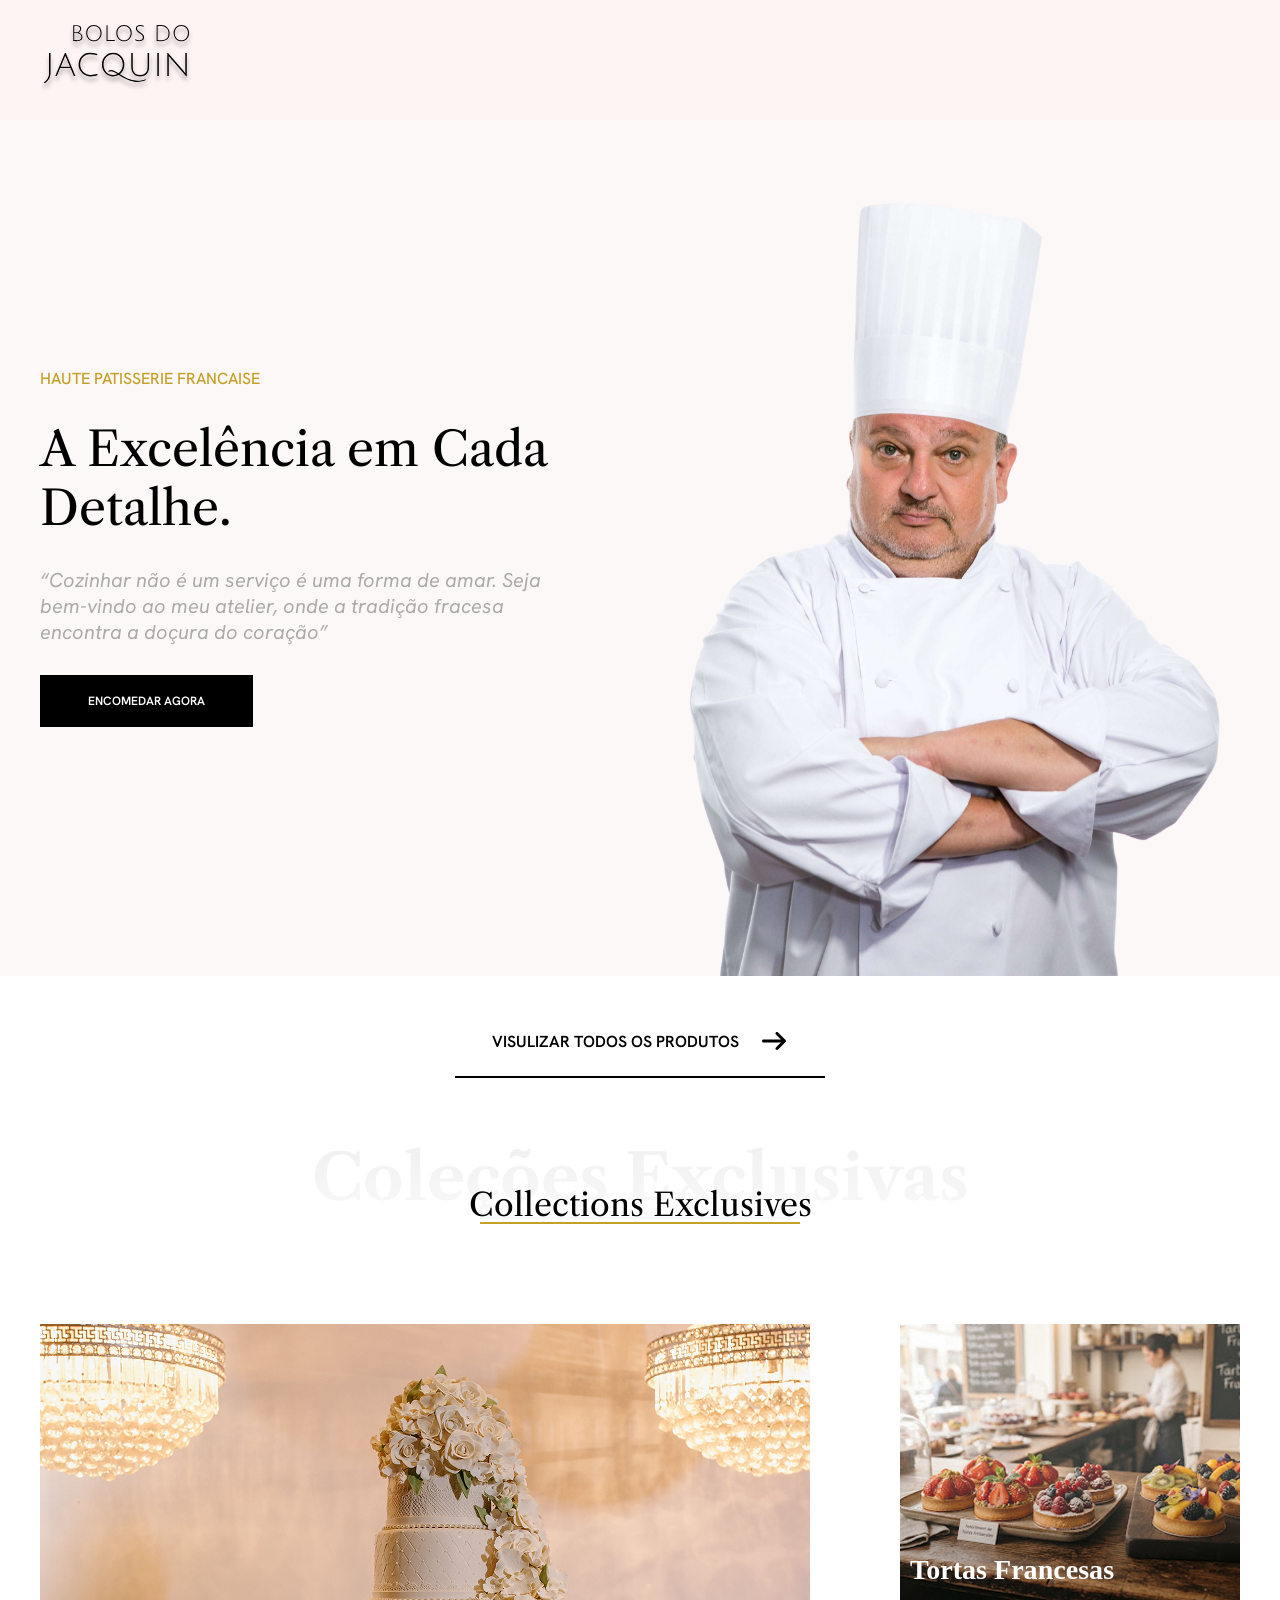
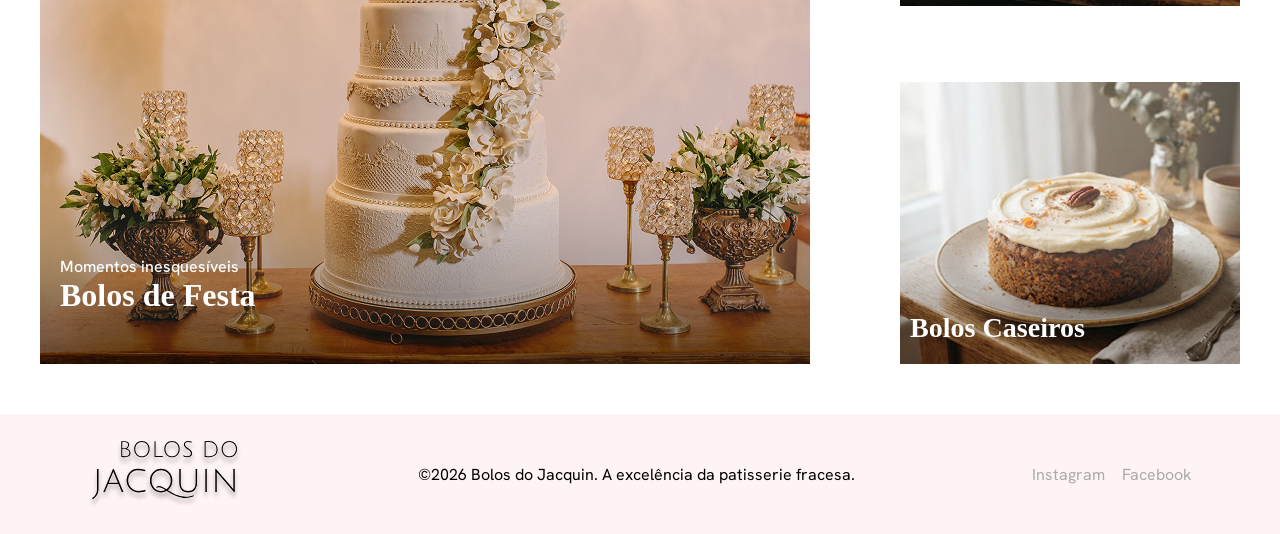
<file: Home/index.html>
<!DOCTYPE html>
<html lang="pt-br">

<head>
    <meta charset="UTF-8">
    <meta name="viewport" content="width=device-width, initial-scale=1.0">
    <title>Bolos do Jacquin - Home</title>
    <link rel="stylesheet" href="style.css">
    <link rel="preconnect" href="https://fonts.googleapis.com">
    <link rel="preconnect" href="https://fonts.gstatic.com" crossorigin>
    <link
        href="https://fonts.googleapis.com/css2?family=Hanken+Grotesk:ital,wght@0,100..900;1,100..900&family=Libre+Caslon+Text:ital,wght@0,400;0,700;1,400&display=swap"
        rel="stylesheet">
</head>

<body>
    <header class="home_cabecalho">     
        <div class="home_container">
            <img src="../Img/Logo.svg" alt="Logo escrita Bolos do Jacquin">
        </div>
    </header>

    <main>  
        <h1>Página inicial bolos do jacquin</h1>
        <section class="home_banner">
            <div class="home_container banner_container">
                <div class="box_text_banner">
                    <span class="linha1">haute patisserie francaise</span><br>
                    <span class="linha2">A Excelência em Cada Detalhe.</span>
                    <p class="linha3">“Cozinhar não é um serviço é uma forma de amar. Seja bem-vindo ao meu atelier, onde a tradição
                        fracesa encontra a doçura do coração”</p>
                    <a class="linha4" href="">encomedar agora</a>
                </div>
                <img src="../Img/Érick.png"
                    alt="Um homem vestindo uma roupa branca e um chapéu dólmã, com os braços cruzados, chamado Érick Jacquin.">
            </div>
        </section>
        <section class="home_container home_produtos">
            <div class="link_produtos">
                <div>
                    <a href="">VISULIZAR TODOS OS PRODUTOS</a>
                    <svg xmlns="http://www.w3.org/2000/svg" viewBox="0 0 640 640"><!--!Font Awesome Free 7.3.1 by @fontawesome - https://fontawesome.com License - https://fontawesome.com/license/free Copyright 2026 Fonticons, Inc.--><path d="M566.6 342.6C579.1 330.1 579.1 309.8 566.6 297.3L406.6 137.3C394.1 124.8 373.8 124.8 361.3 137.3C348.8 149.8 348.8 170.1 361.3 182.6L466.7 288L96 288C78.3 288 64 302.3 64 320C64 337.7 78.3 352 96 352L466.7 352L361.3 457.4C348.8 469.9 348.8 490.2 361.3 502.7C373.8 515.2 394.1 515.2 406.6 502.7L566.6 342.7z"/></svg>
                </div>
                <hr>
            </div>
            
            <div class="home_subtitulo">
                <h2>Coleções Exclusivas</h2>
                <span>Collections Exclusives</span>
                <hr>
            </div>

            <div  class="colecoes_exclusivas">
                <a href="">
             <div class="img_bolos_e_festa">
                    <span>Momentos inesquesíveis</span>
                    <h3>Bolos de Festa</h3>
             </div>
                </a>

                <div class="img_colunas_categorias">
                <a href="">
                <div class="img_colunas_categorias1">
                    <h3>Tortas Francesas</h3>
                </div>
                </a>
                <div>
                <a href="">
                <div class="img_colunas_categorias2">
                    <h3>Bolos Caseiros</h3>
                </div>
                </a>
                </div>
            </div>
        </section>
    </main>
    <footer>
        <div>
            <img src="../Img/Logo.svg" alt="">
            <span>©2026 Bolos do Jacquin. A excelência da patisserie fracesa.</span>
            <nav>
                <a href="">Instagram</a>
                <a href="">Facebook</a>
            </nav>
        </div>
    </footer>

</body>

</html>
</file>
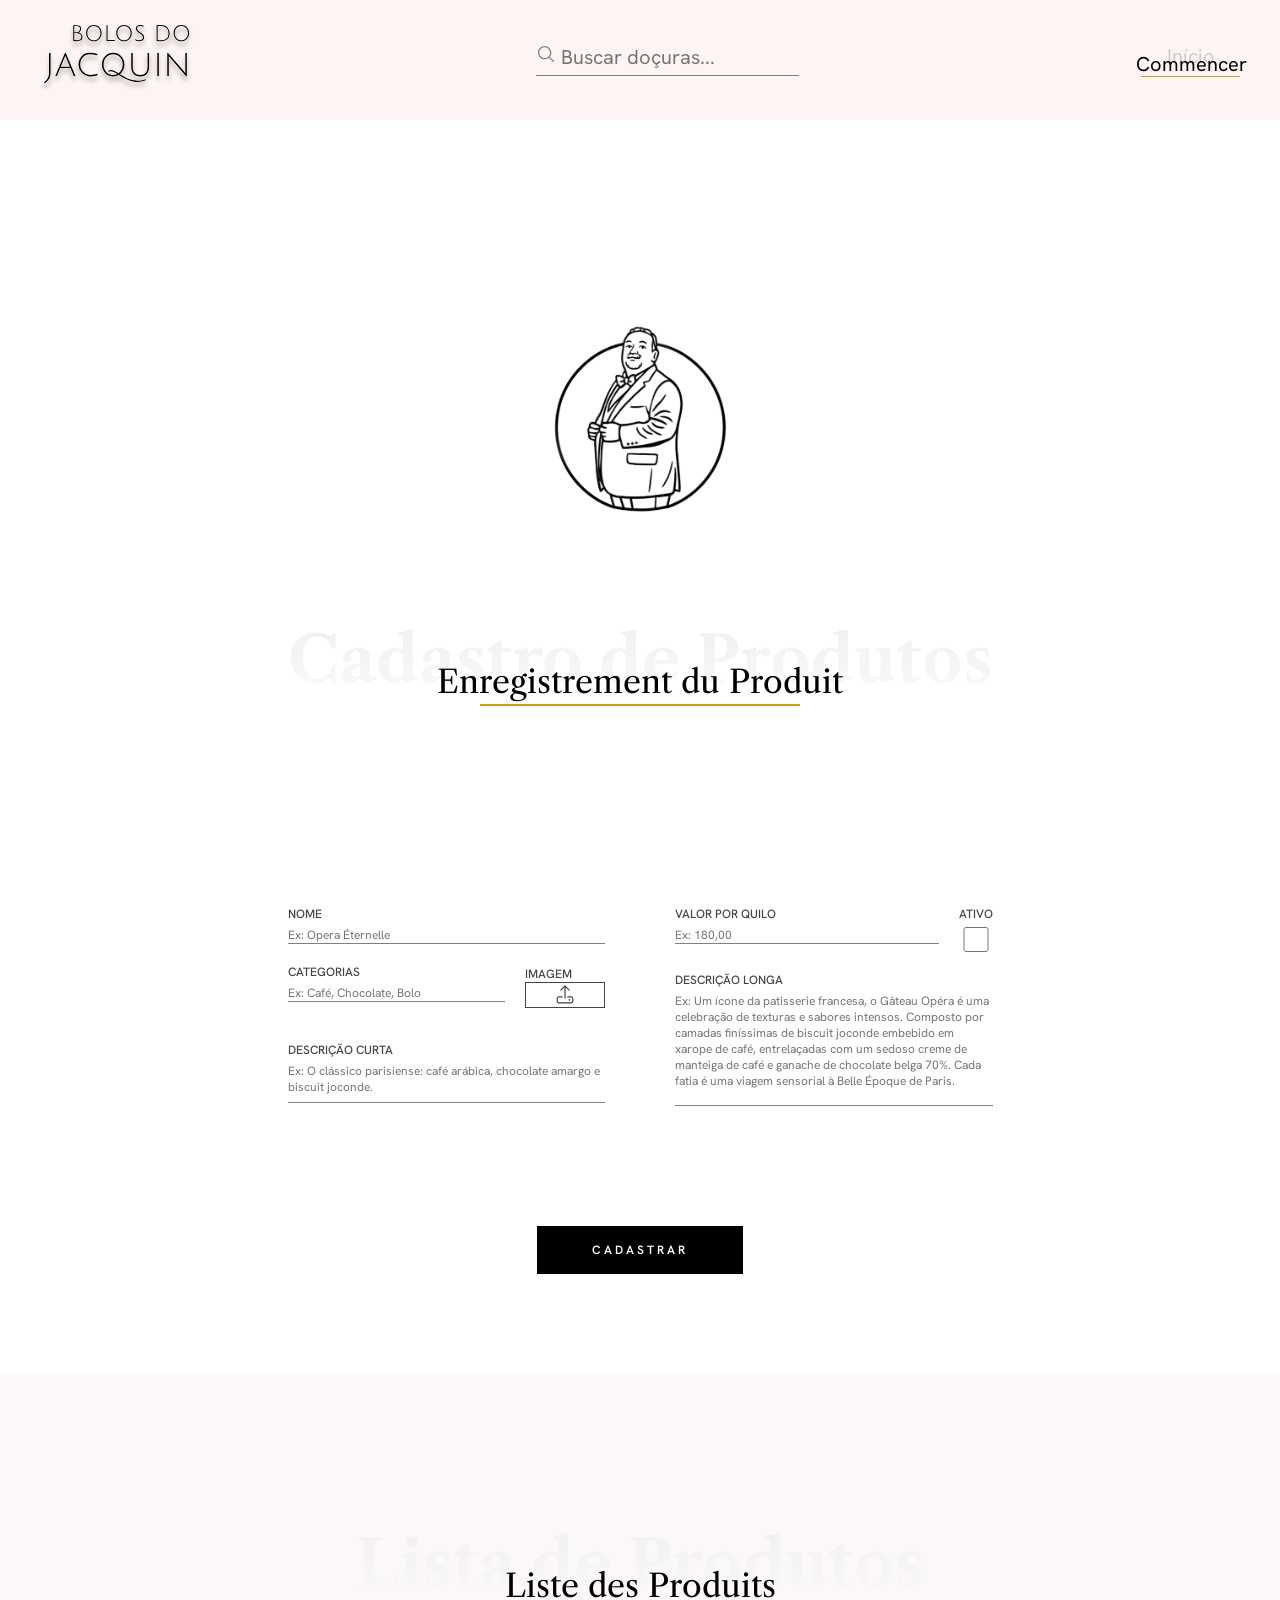
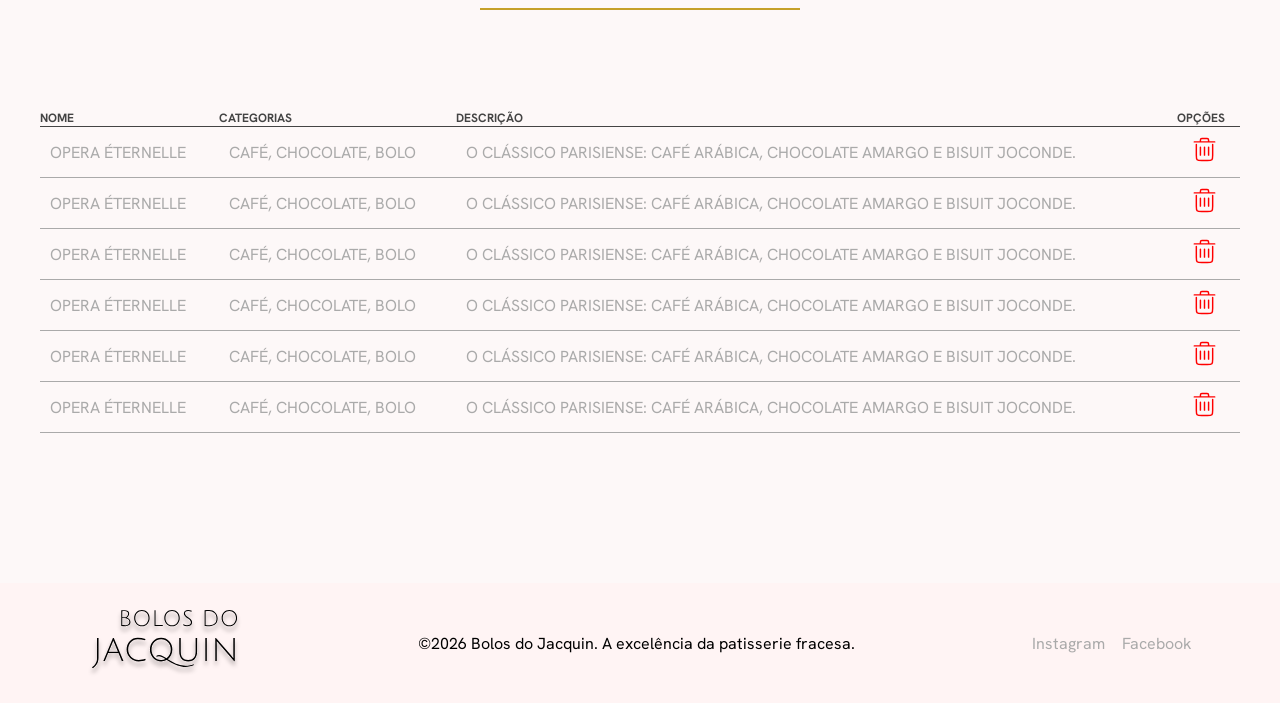
<file: Página cadastro/index.html>
<!DOCTYPE html>
<html lang="pt-br">

<head>
    <meta charset="UTF-8">
    <meta name="viewport" content="width=device-width, initial-scale=1.0">
    <title>Bolos do Jacquin - Página de cadastro</title>
    <link rel="stylesheet" href="style.css">
    <link rel="preconnect" href="https://fonts.googleapis.com">
    <link rel="preconnect" href="https://fonts.gstatic.com" crossorigin>
    <link
        href="https://fonts.googleapis.com/css2?family=Hanken+Grotesk:ital,wght@0,100..900;1,100..900&family=Libre+Caslon+Text:ital,wght@0,400;0,700;1,400&display=swap"
        rel="stylesheet">
</head>

<body>
    <header class="pagina_cadastro">
        <div class="container_cadastro">
            <div class="logo">
                <img src="../Img/Logo.svg" alt="Logo do Bolos do Jacquin">
            </div>

            <div class="pesquisa">
                <svg xmlns="http://www.w3.org/2000/svg" x="0px" y="0px" viewBox="0 0 30 30">
                    <path
                        d="M 13 3 C 7.4889971 3 3 7.4889971 3 13 C 3 18.511003 7.4889971 23 13 23 C 15.396508 23 17.597385 22.148986 19.322266 20.736328 L 25.292969 26.707031 A 1.0001 1.0001 0 1 0 26.707031 25.292969 L 20.736328 19.322266 C 22.148986 17.597385 23 15.396508 23 13 C 23 7.4889971 18.511003 3 13 3 z M 13 5 C 17.430123 5 21 8.5698774 21 13 C 21 17.430123 17.430123 21 13 21 C 8.5698774 21 5 17.430123 5 13 C 5 8.5698774 8.5698774 5 13 5 z">
                    </path>
                </svg>
                <input type="text" placeholder="Buscar doçuras...">
            </div>

            <a class="pesquisa_inicio" href="">
                Início
                <span>Commencer</span>
                <hr>
            </a>

            <button>
                <svg xmlns="http://www.w3.org/2000/svg"
                    viewBox="0 0 640 640"><!--! Font Awesome Pro 7.3.1 by @fontawesome - https://fontawesome.com License - https://fontawesome.com/license (Commercial License) Copyright 2026 Fonticons, Inc. -->
                    <path fill="currentColor"
                        d="M360 128L116.3 320L544 320C544 192 432 128 360 128zM64 336C64 326.2 68.5 316.9 76.2 310.9L340.2 102.9C345.8 98.5 352.8 96 360 96C404.3 96 457.6 115.2 499.9 151.8C543.1 189.2 576 245.7 576 320L576 480C576 515.3 547.3 544 512 544L128 544C92.7 544 64 515.3 64 480L64 336zM96 416L544 416L544 352L96 352L96 416zM96 448L96 480C96 497.7 110.3 512 128 512L512 512C529.7 512 544 497.7 544 480L544 448L96 448z" />
                </svg>
            </button>
        </div>
    </header>

    <main>
        <h1>Página administrativa -Bolos dos Jacquin</h1>
        <section class="cadastro_produtos cad_container">
            <div class="cadastro">
                <div class="imagem_jacquin cad_container">
                    <img src="../Img/Logo Bolos do Jacquin.png  " alt="">
                    <div class="box_texto">
                        <h2>Cadastro de Produtos</h2>
                        <span>Enregistrement du Produit</span>
                        <hr>
                    </div>
                </div>

                <form action="">
                    <div class="inputs_forms">

                        <div class="form_coluna1">
                            <div class="linha_form lf_coluna">
                                <label for="Text">NOME</label>
                                <input placeholder="Ex: Opera Éternelle" type="text" name="" id="">
                            </div>

                            <div class="linha_form lf_linha">

                                <div class="input_cat lf_coluna">
                                    <label for="Text">CATEGORIAS</label>
                                    <input placeholder="Ex: Café, Chocolate, Bolo" type="text" name="" id="">
                                </div>

                                <div class="input_img lf">
                                    <span class="span_imagem">IMAGEM</span>
                                    <label for="img">
                                        <svg xmlns="http://www.w3.org/2000/svg"
                                            viewBox="0 0 640 640"><!--! Font Awesome Pro 7.3.1 by @fontawesome - https://fontawesome.com License - https://fontawesome.com/license (Commercial License) Copyright 2026 Fonticons, Inc. -->
                                            <path fill="currentColor"
                                                d="M336 118.6L336 400C336 408.8 328.8 416 320 416C311.2 416 304 408.8 304 400L304 118.6L219.3 203.3C213.1 209.5 202.9 209.5 196.7 203.3C190.5 197.1 190.5 186.9 196.7 180.7L308.7 68.7C314.9 62.5 325.1 62.5 331.3 68.7L443.3 180.7C449.5 186.9 449.5 197.1 443.3 203.3C437.1 209.5 426.9 209.5 420.7 203.3L336 118.6zM256 384L160 384C142.3 384 128 398.3 128 416L128 480C128 497.7 142.3 512 160 512L480 512C497.7 512 512 497.7 512 480L512 416C512 398.3 497.7 384 480 384L384 384L384 352L480 352C515.3 352 544 380.7 544 416L544 480C544 515.3 515.3 544 480 544L160 544C124.7 544 96 515.3 96 480L96 416C96 380.7 124.7 352 160 352L256 352L256 384zM416 448C416 434.7 426.7 424 440 424C453.3 424 464 434.7 464 448C464 461.3 453.3 472 440 472C426.7 472 416 461.3 416 448z" />
                                        </svg>
                                    </label>
                                    <input type="file" name="img" id="img">
                                </div>
                            </div>

                            <div class="linha_form2 lf_coluna">
                                <label for="Text">DESCRIÇÃO CURTA</label>
                                <textarea
                                    placeholder="Ex: O clássico parisiense: café arábica, chocolate amargo e biscuit joconde."
                                    id="" cols="30"></textarea>
                            </div>

                        </div>

                        <div class="form_coluna2">
                            <div class="linha_form3 lf_linha">

                                <div class="input_valor lf_coluna">
                                    <label for="">VALOR POR QUILO</label>
                                    <input placeholder="Ex: 180,00" id="" type="text" name="" id="">

                                </div>
                                <div class="input_ativo lf_coluna">
                                    <label for="">ATIVO</label>
                                    <input type="checkbox" name="" id="">
                                </div>
                            </div>

                            <div class="linha_form4">
                                <div class="linha_form4 lf_coluna">
                                    <label for="Text">DESCRIÇÃO LONGA</label>
                                    <textarea
                                        placeholder="Ex: Um ícone da patisserie francesa, o Gâteau Opéra é uma celebração de texturas e sabores intensos. Composto por camadas finíssimas de biscuit joconde embebido em xarope de café, entrelaçadas com um sedoso creme de manteiga de café e ganache de chocolate belga 70%. Cada fatia é uma viagem sensorial à Belle Époque de Paris."
                                        id="" rows="0"></textarea>
                                </div>
                            </div>

                        </div>
                    </div>
                    <input class="input_cadastro" type="button" value="CADASTRAR">
                </form>
            </div>
        </section>
        <section class="list_produtos">
            <div class="container list_container">
                <div class="box_texto">
                    <h2>Lista de Produtos</h2>
                    <span>Liste des Produits</span>
                    <hr>
                </div>

                <table>
                    <thead>
                        <tr>
                            <th>NOME</th>
                            <th>CATEGORIAS</th>
                            <th>DESCRIÇÃO</th>
                            <th>OPÇÕES</th>
                        </tr>
                    </thead>
                    <tbody>
                        <tr>
                            <td data-cell="NOME">OPERA ÉTERNELLE</td>
                            <td data-cell="CATEGORIAS">Café, chocolate, Bolo</td>
                            <td data-cell="DESCRIÇÃO">O clássico parisiense: café arábica, chocolate amargo e bisuit joconde.</td>
                            <td data-cell="OPÇÕES">
                                <?xml version="1.0" encoding="utf-8"?><!-- Uploaded to: SVG Repo, www.svgrepo.com, Generator: SVG Repo Mixer Tools -->
                                <svg viewBox="0 0 24 24" fill="none"
                                    xmlns="http://www.w3.org/2000/svg">
                                    <path
                                        d="M5 6.77273H9.2M19 6.77273H14.8M9.2 6.77273V5.5C9.2 4.94772 9.64772 4.5 10.2 4.5H13.8C14.3523 4.5 14.8 4.94772 14.8 5.5V6.77273M9.2 6.77273H14.8M6.4 8.59091V15.8636C6.4 17.5778 6.4 18.4349 6.94673 18.9675C7.49347 19.5 8.37342 19.5 10.1333 19.5H13.8667C15.6266 19.5 16.5065 19.5 17.0533 18.9675C17.6 18.4349 17.6 17.5778 17.6 15.8636V8.59091M9.2 10.4091V15.8636M12 10.4091V15.8636M14.8 10.4091V15.8636"
                                        stroke="#FF0000" stroke-linecap="round" stroke-linejoin="round" />
                                </svg>
                            </td>
                        </tr>
                        <tr>
                            <td data-cell="NOME">OPERA ÉTERNELLE</td>
                            <td data-cell="CATEGORIAS">Café, chocolate, Bolo</td>
                            <td data-cell="DESCRIÇÃO">O clássico parisiense: café arábica, chocolate amargo e bisuit joconde.</td>
                            <td data-cell="OPÇÕES">
                                <?xml version="1.0" encoding="utf-8"?><!-- Uploaded to: SVG Repo, www.svgrepo.com, Generator: SVG Repo Mixer Tools -->
                                <svg viewBox="0 0 24 24" fill="none"
                                    xmlns="http://www.w3.org/2000/svg">
                                    <path
                                        d="M5 6.77273H9.2M19 6.77273H14.8M9.2 6.77273V5.5C9.2 4.94772 9.64772 4.5 10.2 4.5H13.8C14.3523 4.5 14.8 4.94772 14.8 5.5V6.77273M9.2 6.77273H14.8M6.4 8.59091V15.8636C6.4 17.5778 6.4 18.4349 6.94673 18.9675C7.49347 19.5 8.37342 19.5 10.1333 19.5H13.8667C15.6266 19.5 16.5065 19.5 17.0533 18.9675C17.6 18.4349 17.6 17.5778 17.6 15.8636V8.59091M9.2 10.4091V15.8636M12 10.4091V15.8636M14.8 10.4091V15.8636"
                                        stroke="#FF0000" stroke-linecap="round" stroke-linejoin="round" />
                                </svg>
                            </td>
                        </tr>
                        <tr>
                            <td data-cell="NOME">OPERA ÉTERNELLE</td>
                            <td data-cell="CATEGORIAS">Café, chocolate, Bolo</td>
                            <td data-cell="DESCRIÇÃO">O clássico parisiense: café arábica, chocolate amargo e bisuit joconde.</td>
                            <td data-cell="OPÇÕES">
                                <?xml version="1.0" encoding="utf-8"?><!-- Uploaded to: SVG Repo, www.svgrepo.com, Generator: SVG Repo Mixer Tools -->
                                <svg viewBox="0 0 24 24" fill="none"
                                    xmlns="http://www.w3.org/2000/svg">
                                    <path
                                        d="M5 6.77273H9.2M19 6.77273H14.8M9.2 6.77273V5.5C9.2 4.94772 9.64772 4.5 10.2 4.5H13.8C14.3523 4.5 14.8 4.94772 14.8 5.5V6.77273M9.2 6.77273H14.8M6.4 8.59091V15.8636C6.4 17.5778 6.4 18.4349 6.94673 18.9675C7.49347 19.5 8.37342 19.5 10.1333 19.5H13.8667C15.6266 19.5 16.5065 19.5 17.0533 18.9675C17.6 18.4349 17.6 17.5778 17.6 15.8636V8.59091M9.2 10.4091V15.8636M12 10.4091V15.8636M14.8 10.4091V15.8636"
                                        stroke="#FF0000" stroke-linecap="round" stroke-linejoin="round" />
                                </svg>
                            </td>
                        </tr>
                        <tr>
                            <td data-cell="NOME">OPERA ÉTERNELLE</td>
                            <td data-cell="CATEGORIAS">Café, chocolate, Bolo</td>
                            <td data-cell="DESCRIÇÃO">O clássico parisiense: café arábica, chocolate amargo e bisuit joconde.</td>
                            <td data-cell="OPÇÕES">
                                <?xml version="1.0" encoding="utf-8"?><!-- Uploaded to: SVG Repo, www.svgrepo.com, Generator: SVG Repo Mixer Tools -->
                                <svg viewBox="0 0 24 24" fill="none"
                                    xmlns="http://www.w3.org/2000/svg">
                                    <path
                                        d="M5 6.77273H9.2M19 6.77273H14.8M9.2 6.77273V5.5C9.2 4.94772 9.64772 4.5 10.2 4.5H13.8C14.3523 4.5 14.8 4.94772 14.8 5.5V6.77273M9.2 6.77273H14.8M6.4 8.59091V15.8636C6.4 17.5778 6.4 18.4349 6.94673 18.9675C7.49347 19.5 8.37342 19.5 10.1333 19.5H13.8667C15.6266 19.5 16.5065 19.5 17.0533 18.9675C17.6 18.4349 17.6 17.5778 17.6 15.8636V8.59091M9.2 10.4091V15.8636M12 10.4091V15.8636M14.8 10.4091V15.8636"
                                        stroke="#FF0000" stroke-linecap="round" stroke-linejoin="round" />
                                </svg>
                            </td>
                        </tr>
                        <tr>
                            <td data-cell="NOME">OPERA ÉTERNELLE</td>
                            <td data-cell="CATEGORIAS">Café, chocolate, Bolo</td>
                            <td data-cell="DESCRIÇÃO">O clássico parisiense: café arábica, chocolate amargo e bisuit joconde.</td>
                            <td data-cell="OPÇÕES">
                                <?xml version="1.0" encoding="utf-8"?><!-- Uploaded to: SVG Repo, www.svgrepo.com, Generator: SVG Repo Mixer Tools -->
                                <svg viewBox="0 0 24 24" fill="none"
                                    xmlns="http://www.w3.org/2000/svg">
                                    <path
                                        d="M5 6.77273H9.2M19 6.77273H14.8M9.2 6.77273V5.5C9.2 4.94772 9.64772 4.5 10.2 4.5H13.8C14.3523 4.5 14.8 4.94772 14.8 5.5V6.77273M9.2 6.77273H14.8M6.4 8.59091V15.8636C6.4 17.5778 6.4 18.4349 6.94673 18.9675C7.49347 19.5 8.37342 19.5 10.1333 19.5H13.8667C15.6266 19.5 16.5065 19.5 17.0533 18.9675C17.6 18.4349 17.6 17.5778 17.6 15.8636V8.59091M9.2 10.4091V15.8636M12 10.4091V15.8636M14.8 10.4091V15.8636"
                                        stroke="#FF0000" stroke-linecap="round" stroke-linejoin="round" />
                                </svg>
                            </td>
                        </tr>
                        <tr>
                            <td data-cell="NOME">OPERA ÉTERNELLE</td>
                            <td data-cell="CATEGORIAS">Café, chocolate, Bolo</td>
                            <td data-cell="DESCRIÇÃO">O clássico parisiense: café arábica, chocolate amargo e bisuit joconde.</td>
                            <td data-cell="OPÇÕES">
                                <?xml version="1.0" encoding="utf-8"?><!-- Uploaded to: SVG Repo, www.svgrepo.com, Generator: SVG Repo Mixer Tools -->
                                <svg viewBox="0 0 24 24" fill="none"
                                    xmlns="http://www.w3.org/2000/svg">
                                    <path
                                        d="M5 6.77273H9.2M19 6.77273H14.8M9.2 6.77273V5.5C9.2 4.94772 9.64772 4.5 10.2 4.5H13.8C14.3523 4.5 14.8 4.94772 14.8 5.5V6.77273M9.2 6.77273H14.8M6.4 8.59091V15.8636C6.4 17.5778 6.4 18.4349 6.94673 18.9675C7.49347 19.5 8.37342 19.5 10.1333 19.5H13.8667C15.6266 19.5 16.5065 19.5 17.0533 18.9675C17.6 18.4349 17.6 17.5778 17.6 15.8636V8.59091M9.2 10.4091V15.8636M12 10.4091V15.8636M14.8 10.4091V15.8636"
                                        stroke="#FF0000" stroke-linecap="round" stroke-linejoin="round" />
                                </svg>
                            </td>
                        </tr>
                    </tbody>
                </table>
            </div>
        </section>
    </main>

    <footer>
        <div>
            <img class="div-um"   src="../Img/Logo.svg" alt="">
            <span class="div-dois">©2026 Bolos do Jacquin. A excelência da patisserie fracesa.</span>
            <nav class="div-tres">
                <a href="">Instagram</a>
                <a href="">Facebook</a>
            </nav>
        </div>
    </footer>

  

</body>


</html>
</file>
<file: Home/style.css>
*{
    margin: 0%;
    padding: 0%;
    box-sizing: border-box;
    text-decoration: none;
}

h1{
    position: absolute;
    width: 1px;
    height: 1px;
    margin: -1px;
    overflow: hidden;
}

/* -----------CABECALHO------------- */
.home_cabecalho{
    background-color: #FFF4F4;
    height: 120px;
    display: flex;
    justify-content: center;
    align-items: center;
}

.home_container{    
    max-width: 1200px; /* Largura maximma 1200px */
    width: 95%; /* Largura 95% */
    margin: 0 auto;
}


/* -----------BANNER------------- */
.home_banner{
    background-color: #FDF8F8;
}

.box_text_banner{
    font-family: "Hanken Grotesk", sans-serif;
    max-width: 509px;
}

.banner_container{
    display: flex;
    align-items: center;
    justify-content: space-between;
}

.banner_container img{
    width: 571px;
}

.linha1{
    color: #C5A028;z    
  font-size: 16px;
  font-weight: 500;
  text-transform: uppercase; /* transformar a aparencia do texto*/
  margin-bottom: 30px;
  display: inline-block;
}

.linha2{
  font-size: 48px;
  font-family: "Libre Caslon Text", serif; 
  margin-bottom: 30px;
  display: inline-block;
}

.linha3{
    color: #AAAAAA;
  font-size: 20px;
  font-style: italic;
  margin-bottom: 30px;
  display: inline-block;
}

.linha4{
    color: #ffffff;
  font-size: 12px;
  font-weight: 600;
  text-transform: uppercase;
  text-decoration: none;
  background-color: #000000;
  padding: 18px 48px;
  margin-bottom: 1px;
  display: inline-block;
}



/* -----------PRODUTOS------------- */
.home_produtos{
    padding: 50px 0;
}

.link_produtos a{
   font-family: "Hanken Grotesk", sans-serif;
   font-weight: 600;
   font-size: 16px;
   text-transform: uppercase;
   text-decoration: none;
   color: #000000;
}

.link_produtos svg{
    width: 30px;
}

.link_produtos div{
    display: flex;
    align-items: center;
    justify-content: center;
    gap: 20px;
    margin-bottom: 20px;
}

.link_produtos hr{
    max-width: 370px;
    width: 100%;
    margin: 0 auto;
    border: none;
    background-color: #000000;
    height: 2px;
}

.home_subtitulo{
    font-family: "Libre Caslon Text", self;
    margin: 0 auto;
    display: flex;
    flex-direction: column;
    align-items: center;
    position: relative;
    margin-top: 60px;
    margin-bottom: 100px;
}

.home_subtitulo h2{
    font-size: 64px;
    font-weight: 700;
    background-image: linear-gradient(0deg, #f9f9f9, #f0f0f0); /* Posição do gradiente */
    background-clip: text;
    -webkit-background-clip: text;
    color:transparent;
    -webkit-text-fill-color: transparent;
}

.home_subtitulo span{
    font-size: 32px;
    position: absolute;
    bottom: -10px;
    margin-bottom: 10px;
}

.home_subtitulo hr{
    background-color: #C5A028;
    max-width: 320px;
    width: 100%;
    margin: 0 auto;
    margin-top: 5px;
    border: none;
    height: 2px;
}

.img_bolos_e_festa{
    background-image: url(../Img/pexels-jonathanborba-26774588\ 1.png);
    width: 770px;
    height: 640px;
    display: flex;
    flex-direction: column;
    justify-content: flex-end;
    padding: 50px 20px;
}

.colecoes_exclusivas{
    display: flex;
    justify-content: space-between;
    width: 100%;
}

.colecoes_exclusivas a{
    color: #ffffff;
}

.img_bolos_e_festa span{
    font-family: "Hanken Grotesk", sans-serif;
    font-weight: 500;
}

.img_bolos_e_festa h3{
    font-size: 32px;
 
}


.img_colunas_categorias1{
    font-family: Libre Caston Text, serif;
}

.img_colunas_categorias1{
    background-image: url(../Img/Image\ \(1\).png);
}

.img_colunas_categorias2{
    background-image: url(../Img/Image\ \(2\).png);
}

.img_colunas_categorias1,
.img_colunas_categorias2{
    width: 340px;
    height: 282px;
    display: flex;
    align-items: flex-end;
    padding: 20px 10px;
    font-size: 24px;
}

.img_colunas_categorias{
    display: flex;
    flex-direction: column;
    justify-content: space-between;
}

footer div{
    background-color: #FFF4F4;
    height: 120px;
    display: flex;
    justify-content: space-around;
    align-items: center;
    font-family: "Hanken Grotesk", sans-serif;
}

footer nav a{
    color: #AAAAAA;
}

footer nav{
    display: flex;
    justify-content: space-between;
    width: 160px;
}
</file>
<file: Página cadastro/style.css>
*{
    margin: 0%;
    padding: 0%;
    box-sizing: border-box;
}

h1{
    position: absolute;
    width: 1px;
    height: 1px;
    margin:-1px;
    overflow: hidden;
}


/* -----------CABECALHO------------- */

:root{
    --corPrincipal: #FFF4F4;
    --font-family: "Hanken Grotesk", sans-serif;
    --corDourado: #C5A028;
    --corsecundaria: #fdf8f8;
}

.pagina_cadastro{
    background-color: #FFF4F4;
    height: 120px;    
    display: flex;
    align-items: center;
}

.container{
     width: 95%;
    max-width: 1200px;
    margin: 0 auto;
}

.container_cadastro{
    display: flex;
    justify-content: space-between;
    align-items: center;
    width: 95%;
    max-width: 1200px;
    margin: 0 auto;
}

.pesquisa{
    position: relative;
}

.pesquisa svg{
    width: 20px;
    fill: grey;
    position: absolute
}

.pesquisa input{
    padding-left: 25px;
    background-color: transparent;
    padding-bottom: 5px;
    border: none;
    border-bottom: solid 1px grey;
    font-family: "Hanken Grotesk", sans-serif;
    font-size: 20px;
}

input:focus{
    outline: none;
}

.pesquisa_inicio{
  text-decoration: none;
  font-family: "Hanken Grotesk", sans-serif;
  color: #cccccc;
  position: relative;
  font-size: 20px;
  text-align: center;
}

.pesquisa_inicio span{
    position: absolute;
    left: -5px;
    top: 8px;
    color: black;
}

.pesquisa_inicio hr{
    margin-top: 7px;
    width: 99px;
    background-color: #C5A028;
    border: none;
    height: 1px;
}

/* -----------BOTÃO DO MENU------------- */

.pagina_cadastro button{
    border: none;
    background: none;
    display: none;
}

.pagina_cadastro button svg{
    width: 50px;
}

/* -----------PÁGINA DE CADASTRO DE PRODUTOS------------- */

.imagem_jacquin img{
    width: 200px;
}

.cad_container{
    display: flex;
    flex-direction: column;
    align-items: center;
    padding: 100px 0;
}

.box_texto{
    font-family: "Libre Caslon text", serif;
    margin: 0 auto;
    display: flex;
    flex-direction: column;
    align-items: center;
    position: relative;
    margin-top: 100px;
    margin-bottom: 100px;

}

.box_texto h2{
    font-size: 64px;
    font-weight: 700;
    background-image: linear-gradient(0deg, #f9f9f9, #f0f0f0); /* Posição do gradiente */
    background-clip: text;
    -webkit-background-clip: text;
    color:transparent;
    -webkit-text-fill-color: transparent;
}

.box_texto span{
    font-size: 32px;
    position: absolute;
    bottom: -5px;
    margin-bottom: 10px;
}

.box_texto hr{
    background-color: #C5A028;
    max-width: 320px;
    width: 100%;
    margin: 0 auto;
    margin-top: 5px;
    border: none;
    height: 2px;
}

/*------------FORMULÁRIO--------------*/

form{
    width: 100%;
}

.inputs_forms{
    display: flex;
    justify-content: space-between;
    max-width: 1200px;
    width: 100%;
}

.lf_coluna{
    display: flex;
    flex-direction: column;
    margin-bottom: 20px;
}

.lf_linha{
    display: flex;
}

.input_img svg{
    max-width: 24px;
    width: 100%;
}

.form_coluna1,
.form_coluna2{
    max-width: 414px;
    width: 45%;
}

.input_img span,
form label{
    font-family: "Hanken Grotesk", sans-serif;
    font-size: 12px;
    font-weight: 500;
    background-color: transparent;
    border: none;
    resize: none;
}

form label{
    font-family: "Hanken Grotesk", sans-serif;
    font-weight: 500;
    color: #444;
    font-size: 12px;
    margin-bottom: 5px;
}

.inputs_forms input[type=text],
.inputs_forms textarea{
    font-family: "Hanken Grotesk", sans-serif;
    font-size: 12px;
    background-color: transparent;
    border-style: initial;
    border-bottom: solid 1px grey;
    resize: none;
    color: grey;
}

.linha_form2 textarea{
    height: 40px;
}

.linha_form4 textarea{
    height: 113px;
}

.span_imagem{
    font-family: "Hanken Grotesk", sans-serif;
    color: #444;
    font-size: 12px;
    font-weight: 500;
}

.inputs_forms input[type=file]{
    display: none;
}

.linha_form{
    margin-bottom: 20px;
}

.input_img label{
    display: flex;
    align-items: center;
    justify-content: center;
    width: 80px;
    border: #444;
    border: solid 1px #444;
}

.inputs_forms input[type=text]:focus,
.inputs_forms textarea:focus{
    outline: none;
}

.input_img label:hover{
    cursor: pointer;
}

.input_cat{
    width: 90%;
}

.input_cat input{
    max-width: 314px;
    margin-right: 20px;
}

.input_valor{
    width: 90%;
}

.input_valor input{
    margin-right: 20px;
    max-width: 360px;
}

.input_cadastro{
    margin: 100px auto 0;
    display: block;
    font-family: "Hanken Grotesk", sans-serif;
    background-color: #000000;
    border: none;
    color: #fff;
    font-weight: 600;
    font-size: 12px;
    padding: 16px 55px;
    cursor: pointer;
    letter-spacing: 3px;
}

form input[type=checkbox]{
    height: 25px;
}


/*-------------LISTA E PRODUTOS-----------*/

.list_produtos{
    background-color: var(--corsecundaria);
    padding-top: 50px;
    padding-bottom: 50px;
    /* padding: 50px; também funcionária como o padding-bottom*/
}

table{
    width: 100%;
    font-family: var(--font-family);
    text-transform: uppercase;
    text-align: left;
    border-collapse: collapse;
    margin-bottom: 100px;
}

table svg{
    width: 35px;
}

thead{
    font-size: 12px;
    font-weight: 600;
    color: #444;
}

tbody{
    color: #aaaaaa;
    font-weight: 400;
    border: #aaaaaa;
}

tr, td{
    border-bottom: solid 1px;
    padding: 5px 10px;
}

/* -----------RODAPÉ------------- */

footer div{
    background-color: #FFF4F4;
    height: 120px;
    display: flex;
    justify-content: space-around;
    align-items: center;
    font-family: "Hanken Grotesk", sans-serif;
}

footer nav a{
    color: #AAAAAA;
    text-decoration: none;
}

footer nav{
    display: flex;
    justify-content: space-between;
    width: 160px;
}




/* -----------MEDIAS------------- */

@media screen and (max-width:768px){
    .pagina_cadastro button{
        display: block;
    }

    .pesquisa{
        display: none;
    }

    .pesquisa_inicio{
        display: none;
    }

    .box_texto h2{
        font-size: 32px
    }

    .box_texto span{
        font-size: 20px;
    }

    .box_texto hr{
        width: 70%;
    }

    .imagem_jacquin img{
        width: 150px;
        margin-bottom: -60px;
        margin-top: -50px;
    }


    /*------------------FORMULÁRIO---------------*/

    .inputs_forms {
        max-width: 900px;
        display: flex;
        flex-direction: column;
        align-items: center;    
    }

    .form_coluna1,
    .form_coluna2{
        width: 95%;
    }

    .lf_coluna{
        margin-bottom: 30px;
    }
    
    .lf_linha{
        justify-content: space-between;
    }


    /*------------------TABELA---------------*/
    
    thead{
        display: none;
    }

    tbody tr{
        display: flex;
        flex-direction: column;
        border: solid 1px #aaaaaa;
        border-radius: 10px;
        background-color: #ffffffff;
        box-shadow: 0px 10px 5px;
        max-width: 500px;
        margin: 0 auto 50px;
    }

    tbody td{
        border: none;
    }

    tbody td::before{
        content:  attr(data-cell) ":";
        font-size: 12px;
        color: #444;
        font-weight: 600;
    }


    footer div{
        display: flex;
        flex-direction: column;
        padding: 15px 15px;
        flex-wrap: wrap;
        gap: 20px;
        
    }

    footer div{
        height: 130px;
    }

    footer img{
        width: 100px;
        margin-bottom: -60px;
        margin-top: -50px;
    }

    footer span, 
    nav{
        font-size: 10px;
        margin-bottom: -60px;
        margin-top: -50px;
    }

    nav{
        max-width: 20%;
    }

    .div-um {
        order: 2; /* Vai para o segundo lugar no mobile */
    }

    .div-tres {
        order: 1; /* Vai para o primeiro lugar no mobile */
    }

    .div-dois {
        order: 3; /* Vai para o terceiro lugar no mobile */
    }
}
</file>
